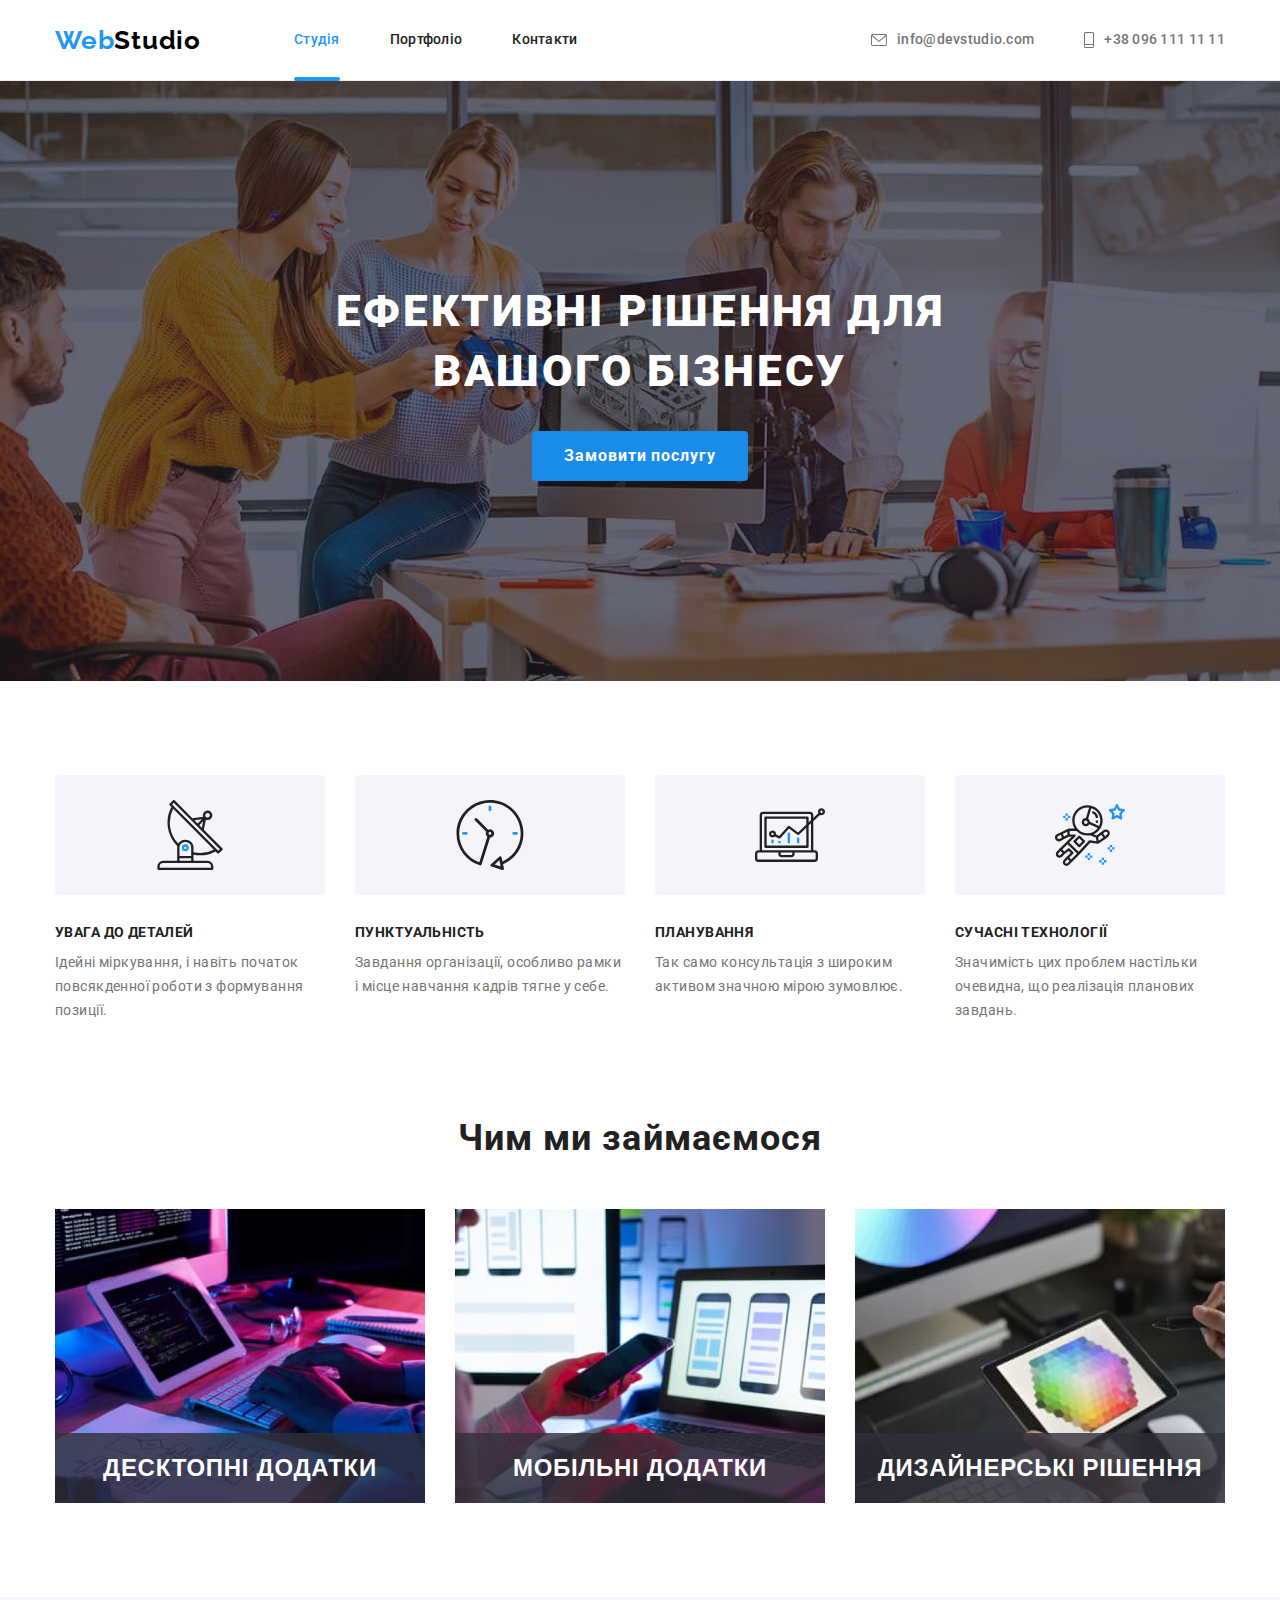
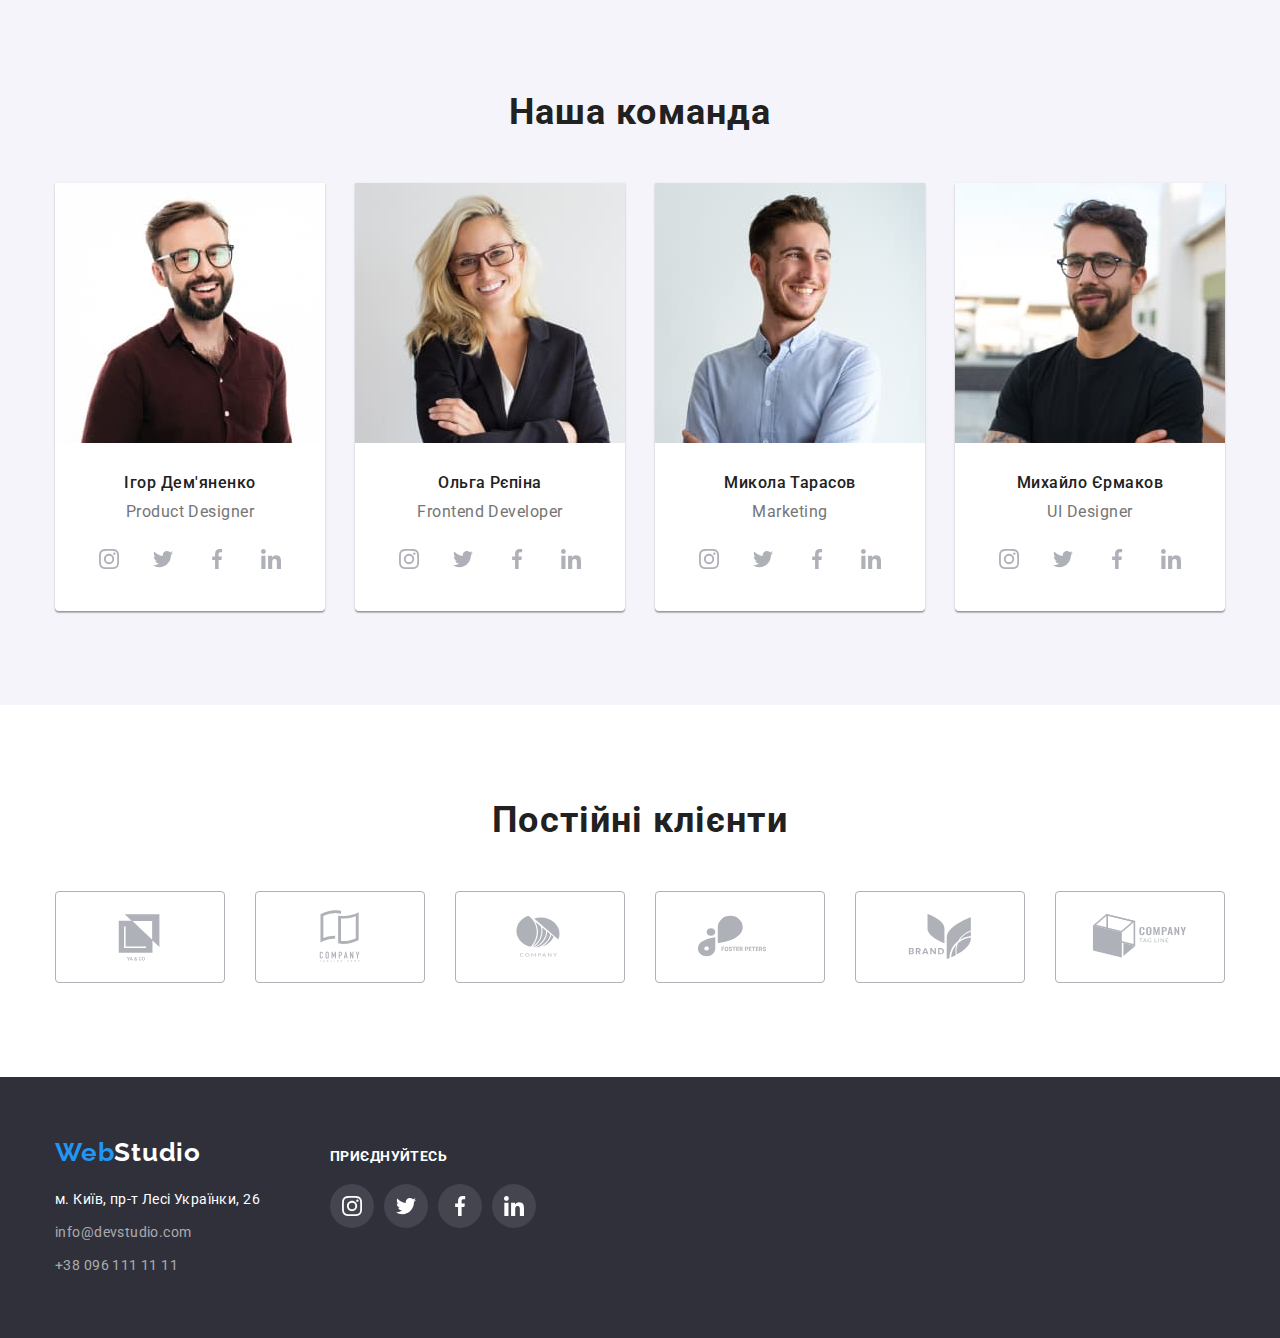
<file: index.html>
<!DOCTYPE html>
<html lang="uk">
  <head>
    <meta charset="UTF-8" />
    <meta http-equiv="X-UA-Compatible" content="IE=edge" />
    <meta name="viewport" content="width=device-width, initial-scale=1.0" />
    <title>WebStudio</title>
    <link
      rel="stylesheet"
      href="https://cdnjs.cloudflare.com/ajax/libs/modern-normalize/1.1.0/modern-normalize.min.css"
    />
    <link rel="stylesheet" href="./css/styles.css" />
    <link rel="preconnect" href="https://fonts.googleapis.com" />
    <link rel="preconnect" href="https://fonts.gstatic.com" crossorigin />
    <link
      href="https://fonts.googleapis.com/css2?family=Raleway:wght@700&family=Roboto:wght@400;500;700;900&display=swap"
      rel="stylesheet"
    />
  </head>
  <body>
    <header class="header">
      <div class="container-header container">
        <nav class="site-nav">
          <a class="logo" href="./index.html">Web<span class="logo-second-part">Studio</span></a>
          <ul class="site-nav-menue list">
            <li class="site-nav-item">
              <a class="nav-link current" href="./index.html">Студія</a>
            </li>
            <li class="site-nav-item">
              <a class="nav-link" href="./portfolio.html">Портфоліо</a>
            </li>
            <li class="site-nav-item">
              <a class="nav-link" href="#">Контакти</a>
            </li>
          </ul>
        </nav>
        <ul class="contact-list list">
          <li class="item">
            <a class="link" href="mailto:info@devstudio.com">
              <svg class="contact-icon" width="16px" height="12px">
                <use href="./images/icons.svg#icon-mail"></use>
              </svg>
              info@devstudio.com
            </a>
          </li>
          <li class="item">
            <a class="link" href="+380961111111">
              <svg class="contact-icon" width="10px" height="16px">
                <use href="./images/icons.svg#icon-telephon"></use>
              </svg>
              +38 096 111 11 11
            </a>
          </li>
        </ul>
      </div>
    </header>
    <main>
      <section class="hero">
        <div class="hero-container container">
          <h1 class="hero-title">Ефективні рішення для вашого бізнесу</h1>
          <button class="hero-button" type="button" data-modal-open>Замовити послугу</button>
        </div>
      </section>
      <section class="feature section">
        <div class="container">
          <h2 class="visually-hidden">Наші переваги</h2>
          <ul class="feature-list list">
            <li class="feature-item">
              <a href="" class="feature-link">
                <svg class="feature-icon" width="70" height="70">
                  <use href="./images/icons.svg#icon-antenna"></use>
                </svg>
              </a>
              <h3 class="feature-title">Увага до деталей</h3>
              <p class="feature-describe">
                Ідейні міркування, і навіть початок повсякденної роботи з формування позиції.
              </p>
            </li>

            <li class="feature-item">
              <a href="" class="feature-link">
                <svg class="feature-icon" width="70" height="70">
                  <use href="./images/icons.svg#icon-clock"></use>
                </svg>
              </a>
              <h3 class="feature-title">Пунктуальність</h3>
              <p class="feature-describe">
                Завдання організації, особливо рамки і місце навчання кадрів тягне у себе.
              </p>
            </li>
            <li class="feature-item">
              <a href="" class="feature-link">
                <svg class="feature-icon" width="70" height="70">
                  <use href="./images/icons.svg#icon-diagram"></use>
                </svg>
              </a>
              <h3 class="feature-title">Планування</h3>
              <p class="feature-describe">
                Так само консультація з широким активом значною мірою зумовлює.
              </p>
            </li>
            <li class="feature-item">
              <a href="" class="feature-link">
                <svg class="feature-icon" width="70" height="70">
                  <use href="./images/icons.svg#icon-astronaut"></use>
                </svg>
              </a>
              <h3 class="feature-title">Сучасні технології</h3>
              <p class="feature-describe">
                Значимість цих проблем настільки очевидна, що реалізація планових завдань.
              </p>
            </li>
          </ul>
        </div>
      </section>
      <section class="section-work section">
        <div class="container">
          <h2 class="section-title">Чим ми займаємося</h2>
          <ul class="work-list list">
            <li class="work-item">
              <div class="work-thumb">
                <img src="./images/comp1.jpg" alt="Людина працює за комп'ютером" width="370" />
                <p class="work-text">Десктопні додатки</p>
              </div>
            </li>
            <li class="work-item">
              <div class="work-thumb">
                <img
                  src="./images/comp2.jpg"
                  alt="Людина працює з мобілкою і ком'ютером одночасно"
                  width="370"
                />
                <p class="work-text">Мобільні додатки</p>
              </div>
            </li>
            <li class="work-item">
              <div class="work-thumb">
                <img
                  src="./images/comp3.jpg"
                  alt="Людина працює з піксельним зображенням"
                  width="370"
                />
                <p class="work-text">Дизайнерські рішення</p>
              </div>
            </li>
          </ul>
        </div>
      </section>
      <section class="section-command section">
        <div class="container">
          <h2 class="section-title">Наша команда</h2>
          <ul class="members-list list">
            <li class="member-item">
              <img
                class="member-img"
                src="./images/igor1.jpg"
                alt="Фото Ігора Дем'яненка"
                width="270"
              />
              <div class="member-info">
                <h3 class="member-title">Ігор Дем'яненко</h3>
                <p class="member-describe" lang="en">Product Designer</p>
                <ul class="members-icons list">
                  <li class="member-icon-item">
                    <a href="" class="member-icon-link">
                      <svg class="member-icon" width="20" height="20">
                        <use href="./images/icons.svg#icon-instagram"></use>
                      </svg>
                    </a>
                  </li>
                  <li class="member-icon-item">
                    <a href="" class="member-icon-link">
                      <svg class="member-icon" width="20" height="20">
                        <use href="./images/icons.svg#icon-twitter"></use>
                      </svg>
                    </a>
                  </li>
                  <li class="member-icon-item">
                    <a href="" class="member-icon-link">
                      <svg class="member-icon" width="20" height="20">
                        <use href="./images/icons.svg#icon-facebook"></use>
                      </svg>
                    </a>
                  </li>
                  <li class="member-icon-item">
                    <a href="" class="member-icon-link">
                      <svg class="member-icon" width="20" height="20">
                        <use href="./images/icons.svg#icon-linkedin"></use>
                      </svg>
                    </a>
                  </li>
                </ul>
              </div>
            </li>
            <li class="member-item">
              <img class="member-img" src="./images/olga2.jpg" alt="Ольга Рєпіна" width="270" />
              <div class="member-info">
                <h3 class="member-title">Ольга Рєпіна</h3>
                <p class="member-describe" lang="en">Frontend Developer</p>
                <ul class="members-icons list">
                  <li class="member-icon-item">
                    <a href="" class="member-icon-link">
                      <svg class="member-icon" width="20" height="20">
                        <use href="./images/icons.svg#icon-instagram"></use>
                      </svg>
                    </a>
                  </li>
                  <li class="member-icon-item">
                    <a href="" class="member-icon-link">
                      <svg class="member-icon" width="20" height="20">
                        <use href="./images/icons.svg#icon-twitter"></use>
                      </svg>
                    </a>
                  </li>
                  <li class="member-icon-item">
                    <a href="" class="member-icon-link">
                      <svg class="member-icon" width="20" height="20">
                        <use href="./images/icons.svg#icon-facebook"></use>
                      </svg>
                    </a>
                  </li>
                  <li class="member-icon-item">
                    <a href="" class="member-icon-link">
                      <svg class="member-icon" width="20" height="20">
                        <use href="./images/icons.svg#icon-linkedin"></use>
                      </svg>
                    </a>
                  </li>
                </ul>
              </div>
            </li>
            <li class="member-item">
              <img
                class="member-img"
                src="./images/mukola3.jpg"
                alt="Фото Миколи Тарасова"
                width="270"
              />
              <div class="member-info">
                <h3 class="member-title">Микола Тарасов</h3>
                <p class="member-describe" lang="en">Marketing</p>
                <ul class="members-icons list">
                  <li class="member-icon-item">
                    <a href="" class="member-icon-link">
                      <svg class="member-icon" width="20" height="20">
                        <use href="./images/icons.svg#icon-instagram"></use>
                      </svg>
                    </a>
                  </li>
                  <li class="member-icon-item">
                    <a href="" class="member-icon-link">
                      <svg class="member-icon" width="20" height="20">
                        <use href="./images/icons.svg#icon-twitter"></use>
                      </svg>
                    </a>
                  </li>
                  <li class="member-icon-item">
                    <a href="" class="member-icon-link">
                      <svg class="member-icon" width="20" height="20">
                        <use href="./images/icons.svg#icon-facebook"></use>
                      </svg>
                    </a>
                  </li>
                  <li class="member-icon-item">
                    <a href="" class="member-icon-link">
                      <svg class="member-icon-icon" width="20" height="20">
                        <use href="./images/icons.svg#icon-linkedin"></use>
                      </svg>
                    </a>
                  </li>
                </ul>
              </div>
            </li>
            <li class="member-item">
              <img
                class="member-img"
                src="./images/muhaylo4.jpg"
                alt="Фото Михайла Єрмака"
                width="270"
              />
              <div class="member-info">
                <h3 class="member-title">Михайло Єрмаков</h3>
                <p class="member-describe" lang="en">UI Designer</p>
                <ul class="members-icons list">
                  <li class="member-icon-item">
                    <a href="" class="member-icon-link">
                      <svg class="member-icon" width="20" height="20">
                        <use href="./images/icons.svg#icon-instagram"></use>
                      </svg>
                    </a>
                  </li>
                  <li class="member-icon-item">
                    <a href="" class="member-icon-link">
                      <svg class="member-icon" width="20" height="20">
                        <use href="./images/icons.svg#icon-twitter"></use>
                      </svg>
                    </a>
                  </li>
                  <li class="member-icon-item">
                    <a href="" class="member-icon-link">
                      <svg class="member-icon" width="20" height="20">
                        <use href="./images/icons.svg#icon-facebook"></use>
                      </svg>
                    </a>
                  </li>
                  <li class="member-icon-item">
                    <a href="" class="member-icon-link">
                      <svg class="member-icon" width="20" height="20">
                        <use href="./images/icons.svg#icon-linkedin"></use>
                      </svg>
                    </a>
                  </li>
                </ul>
              </div>
            </li>
          </ul>
        </div>
      </section>
      <section class="section-clients section">
        <div class="container">
          <h2 class="section-title">Постійні клієнти</h2>
          <ul class="clients-list list">
            <li class="clients-item">
              <a href="" class="clients-link">
                <svg class="clients-icon" width="106" height="60">
                  <use href="./images/icons.svg#icon-yaco"></use>
                </svg>
              </a>
            </li>
            <li class="clients-item">
              <a href="" class="clients-link">
                <svg class="clients-icon" width="106" height="60">
                  <use href="./images/icons.svg#icon-heretagline"></use>
                </svg>
              </a>
            </li>
            <li class="clients-item">
              <a href="" class="clients-link">
                <svg class="clients-icon" width="106" height="60">
                  <use href="./images/icons.svg#icon-company"></use>
                </svg>
              </a>
            </li>
            <li class="clients-item">
              <a href="" class="clients-link">
                <svg class="clients-icon" width="106" height="60">
                  <use href="./images/icons.svg#icon-foster"></use>
                </svg>
              </a>
            </li>
            <li class="clients-item">
              <a href="" class="clients-link">
                <svg class="clients-icon" width="106" height="60">
                  <use href="./images/icons.svg#icon-brend"></use>
                </svg>
              </a>
            </li>
            <li class="clients-item">
              <a href="" class="clients-link">
                <svg class="clients-icon" width="106" height="60">
                  <use href="./images/icons.svg#icon-tagline"></use>
                </svg>
              </a>
            </li>
          </ul>
        </div>
      </section>
    </main>
    <footer class="footer">
      <div class="footer-box container">
        <div class="footer-box-left">
          <a class="footer-logo" href="./index.html"
            >Web<span class="footer-logo-second-part">Studio</span></a
          >
          <address>
            <ul class="address-list list">
              <li class="item">
                <a class="link" href="https://goo.gl/maps/BLsoYbR85hRVmDrb9"
                  >м. Київ, пр-т Лесі Українки, 26</a
                >
              </li>
              <li class="item">
                <a class="contact-link link" href="mailto:info@devstudio.com">info@devstudio.com</a>
              </li>
              <li class="item">
                <a class="contact-link link" href="+380961111111">+38 096 111 11 11</a>
              </li>
            </ul>
          </address>
        </div>
        <div class="footer-social-block">
          <p class="social-block-title">Приєднуйтесь</p>
          <ul class="social-icons list">
            <li class="social-icon-item">
              <a href="#" class="social-icon-link">
                <svg class="social-icon" width="20" height="20">
                  <use href="./images/icons.svg#icon-instagram"></use>
                </svg>
              </a>
            </li>
            <li class="social-icon-item">
              <a href="#" class="social-icon-link">
                <svg class="social-icon" width="20" height="20">
                  <use href="./images/icons.svg#icon-twitter"></use>
                </svg>
              </a>
            </li>
            <li class="social-icon-item">
              <a href="#" class="social-icon-link">
                <svg class="social-icon" width="20" height="20">
                  <use href="./images/icons.svg#icon-facebook"></use>
                </svg>
              </a>
            </li>
            <li class="social-icon-item">
              <a href="#" class="social-icon-link">
                <svg class="social-icon" width="20" height="20">
                  <use href="./images/icons.svg#icon-linkedin"></use>
                </svg>
              </a>
            </li>
          </ul>
        </div>
      </div>
    </footer>
    <div class="backdrop is-hidden" data-modal>
      <div class="modal">
        <!-- <h2>Open</h2>
        <p>Open window></p> -->
        <button class="modal-close-button" type="button" data-modal-close>
          <svg class="close-icon" width="18" height="18">
            <use href="./images/icons.svg#icon-close"></use>
          </svg>
        </button>
      </div>
    </div>
    <script src="./js/modal.js"></script>
  </body>
</html>
</file>
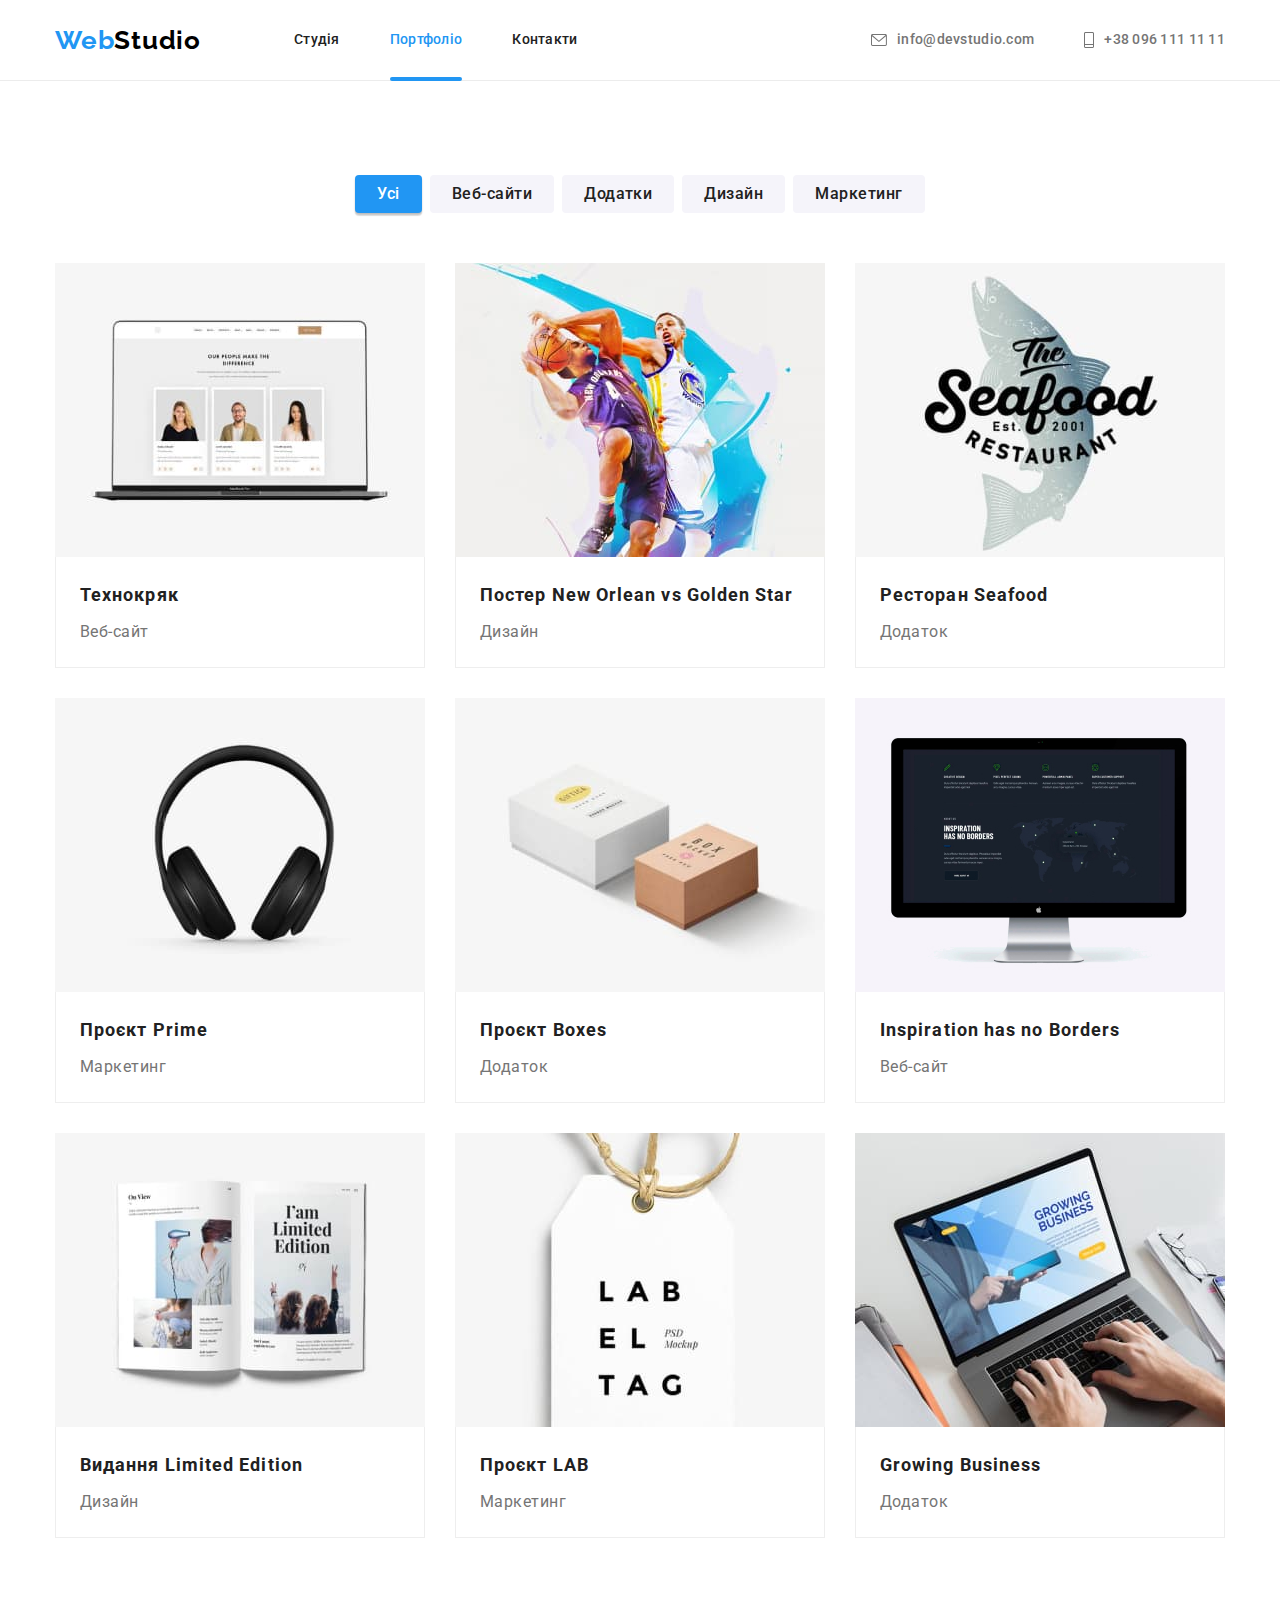
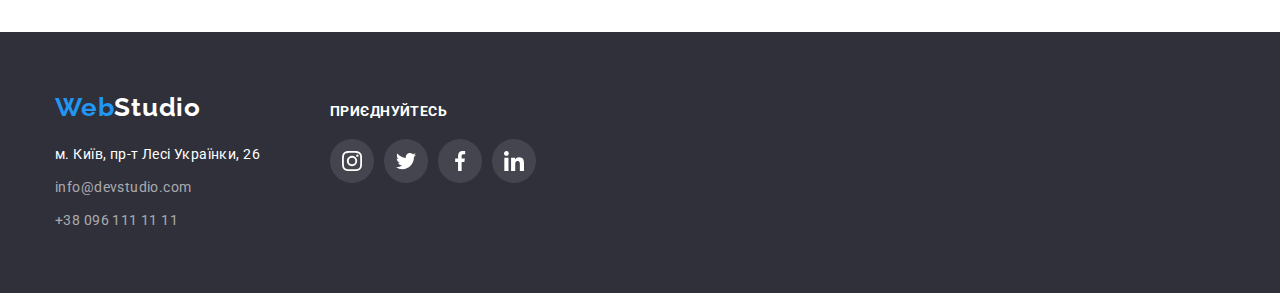
<file: portfolio.html>
<!DOCTYPE html>
<html lang="en">
  <head>
    <meta charset="UTF-8" />
    <meta http-equiv="X-UA-Compatible" content="IE=edge" />
    <meta name="viewport" content="width=device-width, initial-scale=1.0" />
    <title>Portfolio</title>
    <link
      rel="stylesheet"
      href="https://cdnjs.cloudflare.com/ajax/libs/modern-normalize/1.1.0/modern-normalize.min.css"
    />
    <link rel="stylesheet" href="./css/styles.css" />
    <link rel="preconnect" href="https://fonts.googleapis.com" />
    <link rel="preconnect" href="https://fonts.gstatic.com" crossorigin />
    <link
      href="https://fonts.googleapis.com/css2?family=Raleway:wght@700&family=Roboto:wght@400;500;700;900&display=swap"
      rel="stylesheet"
    />
  </head>
  <body>
    <header class="header">
      <div class="container-header container">
        <nav class="site-nav">
          <a class="logo" href="./index.html">Web<span class="logo-second-part">Studio</span></a>
          <ul class="site-nav-menue list">
            <li class="site-nav-item">
              <a class="nav-link" href="./index.html">Студія</a>
            </li>
            <li class="site-nav-item">
              <a class="nav-link current" href="./portfolio.html">Портфоліо</a>
            </li>
            <li class="site-nav-item">
              <a class="nav-link" href="#">Контакти</a>
            </li>
          </ul>
        </nav>
        <ul class="contact-list list">
          <li class="item">
            <a class="link" href="mailto:info@devstudio.com">
              <svg class="contact-icon" width="16px" height="12px">
                <use href="./images/icons.svg#icon-mail"></use>
              </svg>
              info@devstudio.com
            </a>
          </li>
          <li class="item">
            <a class="link" href="+380961111111">
              <svg class="contact-icon" width="10px" height="16px">
                <use href="./images/icons.svg#icon-telephon"></use>
              </svg>
              +38 096 111 11 11
            </a>
          </li>
        </ul>
      </div>
    </header>
    <main>
      <section class="section">
        <div class="container">
          <h1 class="visually-hidden">Фільтри послуг</h1>
          <ul class="portfolio-button-list list">
            <li class="portfolio-but-item">
              <button class="portfolio-button current" type="button">Усі</button>
            </li>
            <li class="portfolio-but-item">
              <button class="portfolio-button" type="button">Веб-сайти</button>
            </li>
            <li class="portfolio-but-item">
              <button class="portfolio-button" type="button">Додатки</button>
            </li>
            <li class="portfolio-but-item">
              <button class="portfolio-button" type="button">Дизайн</button>
            </li>
            <li class="portfolio-but-item">
              <button class="portfolio-button" type="button">Маркетинг</button>
            </li>
          </ul>

          <ul class="portfolio-list list">
            <li class="portfolio-item">
              <a href="" class="portfolio-link">
                <div class="portfolio-thumb">
                  <img src="./images/threepeople.jpg" alt="Фото трьох членів команди" width="370" />
                  <p class="portfolio-overlay">
                    Ресурс пропонує комплексні пропозиції з різним рівнем функціоналу та сервісів.
                    Все це дозволить відвідувачу отримати вичерпні відомості про компанію чи
                    приватну особу.
                  </p>
                </div>
                <div class="portfolio-info">
                  <h2 class="portfolio-title">Технокряк</h2>
                  <p class="portfolio-description">Веб-сайт</p>
                </div>
              </a>
            </li>
            <li class="portfolio-item">
              <a href="" class="portfolio-link">
                <div class="portfolio-thumb">
                <img src="./images/basketball.jpg" alt="Двоє баскетболистів" width="370" />
                 <p class="portfolio-overlay">
                    Ресурс пропонує комплексні пропозиції з різним рівнем функціоналу та сервісів.
                    Все це дозволить відвідувачу отримати вичерпні відомості про компанію чи
                    приватну особу.
                  </p>
                </div>
                <div class="portfolio-info">
                  <h2 class="portfolio-title">Постер New Orlean vs Golden Star</h2>
                  <p class="portfolio-description">Дизайн</p>
                </div>
              </a>
            </li>
            <li class="portfolio-item">
              <a href="" class="portfolio-link">
                <div class="portfolio-thumb">
                <img
                  src="./images/seafood.jpg"
                  alt="Картинка з логотипом морська їжа"
                  width="370"
                />
                <p class="portfolio-overlay">
                    Ресурс пропонує комплексні пропозиції з різним рівнем функціоналу та сервісів.
                    Все це дозволить відвідувачу отримати вичерпні відомості про компанію чи
                    приватну особу.
                  </p>
                </div>
                <div class="portfolio-info">
                  <h2 class="portfolio-title">Ресторан Seafood</h2>
                  <p class="portfolio-description">Додаток</p>
                </div>
              </a>
            </li>
            <li class="portfolio-item">
              <a href="" class="portfolio-link">
                <div class="portfolio-thumb">
                <img src="./images/headphone.jpg" alt="Навушники" width="370" />
                <p class="portfolio-overlay">
                    Ресурс пропонує комплексні пропозиції з різним рівнем функціоналу та сервісів.
                    Все це дозволить відвідувачу отримати вичерпні відомості про компанію чи
                    приватну особу.
                  </p>
                </div>
                <div class="portfolio-info">
                  <h2 class="portfolio-title">Проєкт Prime</h2>
                  <p class="portfolio-description">Маркетинг</p>
                </div>
              </a>
            </li>
            <li class="portfolio-item">
              <a href="" class="portfolio-link">
                <div class="portfolio-thumb">
                <img src="./images/boxes.jpg" alt="Дві коробки" width="370" />
                <p class="portfolio-overlay">
                    Ресурс пропонує комплексні пропозиції з різним рівнем функціоналу та сервісів.
                    Все це дозволить відвідувачу отримати вичерпні відомості про компанію чи
                    приватну особу.
                  </p>
                </div>
                <div class="portfolio-info">
                  <h2 class="portfolio-title">Проєкт Boxes</h2>
                  <p class="portfolio-description">Додаток</p>
                </div>
              </a>
            </li>
            <li class="portfolio-item">
              <a href="" class="portfolio-link">
                <div class="portfolio-thumb">
                <img src="./images/monitor.jpg" alt="Монітор" width="370" />
                <p class="portfolio-overlay">
                    Ресурс пропонує комплексні пропозиції з різним рівнем функціоналу та сервісів.
                    Все це дозволить відвідувачу отримати вичерпні відомості про компанію чи
                    приватну особу.
                  </p>
                </div>
                <div class="portfolio-info">
                  <h2 class="portfolio-title">Inspiration has no Borders</h2>
                  <p class="portfolio-description">Веб-сайт</p>
                </div>
              </a>
            </li>
            <li class="portfolio-item">
              <a href="" class="portfolio-link">
                <div class="portfolio-thumb">
                <img src="./images/book.jpg" alt="Розгорнута книга" width="370" />
                <p class="portfolio-overlay">
                    Ресурс пропонує комплексні пропозиції з різним рівнем функціоналу та сервісів.
                    Все це дозволить відвідувачу отримати вичерпні відомості про компанію чи
                    приватну особу.
                  </p>
                </div>
                <div class="portfolio-info">
                  <h2 class="portfolio-title">Видання Limited Edition</h2>
                  <p class="portfolio-description">Дизайн</p>
                </div>
              </a>
            </li>
            <li class="portfolio-item">
              <a href="" class="portfolio-link">
                <div class="portfolio-thumb">
                <img src="./images/lab.jpg" alt="Ярлик" width="370" />
                <p class="portfolio-overlay">
                    Ресурс пропонує комплексні пропозиції з різним рівнем функціоналу та сервісів.
                    Все це дозволить відвідувачу отримати вичерпні відомості про компанію чи
                    приватну особу.
                  </p>
                </div>
                <div class="portfolio-info">
                  <h2 class="portfolio-title">Проєкт LAB</h2>
                  <p class="portfolio-description">Маркетинг</p>
                </div>
              </a>
            </li>
            <li class="portfolio-item">
              <a href="" class="portfolio-link">
                <div class="portfolio-thumb">
                <img src="./images/laptop.jpg" alt="Ноутбук" width="370" />
                <p class="portfolio-overlay">
                    Ресурс пропонує комплексні пропозиції з різним рівнем функціоналу та сервісів.
                    Все це дозволить відвідувачу отримати вичерпні відомості про компанію чи
                    приватну особу.
                  </p>
                </div>
                <div class="portfolio-info">
                  <h2 class="portfolio-title">Growing Business</h2>
                  <p class="portfolio-description">Додаток</p>
                </div>
              </a>
            </li>
          </ul>
        </div>
      </section>
    </main>
    <footer class="footer">
      <div class="footer-box container">
        <div class="footer-box-left">
          <a class="footer-logo" href="./index.html"
            >Web<span class="footer-logo-second-part">Studio</span></a
          >
          <address>
            <ul class="address-list list">
              <li class="item">
                <a class="link" href="https://goo.gl/maps/BLsoYbR85hRVmDrb9"
                  >м. Київ, пр-т Лесі Українки, 26</a
                >
              </li>
              <li class="item">
                <a class="contact-link link" href="mailto:info@devstudio.com">info@devstudio.com</a>
              </li>
              <li class="item">
                <a class="contact-link link" href="+380961111111">+38 096 111 11 11</a>
              </li>
            </ul>
          </address>
        </div>
        <div class="footer-social-block">
          <p class="social-block-title">Приєднуйтесь</p>
          <ul class="social-icons list">
            <li class="social-icon-item">
              <a href="#" class="social-icon-link">
                <svg class="social-icon" width="20" height="20">
                  <use href="./images/icons.svg#icon-instagram"></use>
                </svg>
              </a>
            </li>
            <li class="social-icon-item">
              <a href="#" class="social-icon-link">
                <svg class="social-icon" width="20" height="20">
                  <use href="./images/icons.svg#icon-twitter"></use>
                </svg>
              </a>
            </li>
            <li class="social-icon-item">
              <a href="#" class="social-icon-link">
                <svg class="social-icon" width="20" height="20">
                  <use href="./images/icons.svg#icon-facebook"></use>
                </svg>
              </a>
            </li>
            <li class="social-icon-item">
              <a href="#" class="social-icon-link">
                <svg class="social-icon" width="20" height="20">
                  <use href="./images/icons.svg#icon-linkedin"></use>
                </svg>
              </a>
            </li>
          </ul>
        </div>
      </div>
    </footer>
  </body>
</html>
</file>
<file: css/styles.css>
:root {
    --primary-text-color:#757575;
    --title-text-color:#212121;
    --accent-color: #2196f3;
    --button-color:#188ce8;
    --logo-second-part-color:#000000;
    --title-white-color:#ffffff;
    --dark-background-color:#2f303a;
    --ligt-background-color:#f5f4fa;
    --customers-background-color:#f5f5f5;
    --icons-background: #afb1b8;

}


body {
    font-family: 'Roboto', sans-serif;
    font-size: 14px;
    background-color: var(--title-white-color);
    color: var(--primary-text-color)
}

p,
h1,
h2,
h3,
h4,
h5,
h6 {
    margin: 0;
}

ul,
ol {
    margin: 0;
    padding-left: 0;
}

button {
    cursor: pointer;
}

address {
    font-style: normal;
}

img {
    display: block;
    max-width: 100%;
    height: auto;
}

.list {
    list-style: none;
}

 /*------- Загальна ширина контейнера------- */


.container {
    width: 1200px;
    margin-left: auto;
    margin-right: auto;
    padding-left: 15px;
    padding-right: 15px;
}

.section {
    padding: 94px 0px;
}

/*------- Сховати текст------- */

.visually-hidden {
    position: absolute;
    white-space: nowrap;
    width: 1px;
    height: 1px;
    overflow: hidden;
    border: 0;
    padding: 0;
    clip: rect(0 0 0 0);
    clip-path: inset(50%);
    margin: -1px;
}
 
.header {
    /* padding: 24px 0%; */
    border-bottom: 1px solid #ececec;
}

/* ------- Логотип----- */

.logo {
    margin-right: 93px;

    font-family: 'Raleway', sans-serif;
    font-weight: 700;
    font-size: 26px;
    line-height: 1.19;
    letter-spacing: 0.03em;
    color: var(--accent-color);
    text-decoration: none;
}

.logo-second-part {
    color: var(--logo-second-part-color);
}


.container-header{
    display: flex;
    align-items: center;
}


 /* Caйт навігатор */

.site-nav{
    display: flex;
    align-items: center;
}

.site-nav-menue{
    display: flex;
    align-items: center;
}


.site-nav-item{
    /* position: relative; */

    margin-right: 50px;
}

.site-nav-menue .site-navigation-item:last-child {
    margin-right: 0;
}


.site-nav .link{ 
    display: block;
    padding-top: 32px;
    padding-bottom: 32px;
}

/*  ------Меню -----*/

.nav-link {
    position: relative;

    display: block;
    padding-top: 32px;
    padding-bottom: 32px;

    font-weight: 500;
    line-height: 1.14;
    letter-spacing: 0.02em;
    color: var(--title-text-color);
    text-decoration: none;
    transition: color 250ms cubic-bezier(0.4, 0, 0.2, 1);
}

.nav-link:hover,
.nav-link:focus,
.nav-link.current {
    color: var(--accent-color);
}


.nav-link.current::after {
    position: absolute; 
    display: block; 
    width: 100%;
    height: 4px;
    left: 0;
    bottom: -1px;
    background: currentColor;
    content: "";
    border-radius: 2px; 
}


/*----------Контакти у шапці ----------*/

.contact-list {
    display: flex;
    align-items: center;
    margin-left: auto;
}

.contact-list .item:not(:last-child) {
    margin-right: 50px;
}

.contact-list .link {
    display: flex;
    align-items: center;
    padding-top: 32px;
    padding-bottom: 32px;

    font-weight: 500;
    line-height: 1.14;
    letter-spacing: 0.02em;
    color: var(--primary-text-color);
    text-decoration: none;
    transition: color 250ms cubic-bezier(0.4, 0, 0.2, 1);

}

.contact-list .link:hover,
.contact-list .link:focus {
    color: var(--accent-color);
}

.contact-icon {
    margin-right: 10px;

    fill: currentColor;
}

/*------- Герой -----------------*/

.hero {
    max-width: 1600px;
    height: 600px;
    padding-top: 200px;
    padding-bottom: 200px;
    margin: 0 auto;

    background-image: linear-gradient(rgba(47, 48, 58, 0.4), rgba(47, 48, 58, 0.4)), url(../images/hero-bg.jpg);
    background-repeat: no-repeat;
    background-position: center top;
    background-size: cover;
}

.hero-container {
    text-align: center;
}

.hero-title{
    width: 696px;
    margin-left: auto;
    margin-right: auto;
    margin-bottom: 30px;

    color: var(--title-white-color);
    font-family: 'Roboto';
    font-style: normal;
    font-weight: 900;
    font-size: 44px;
    line-height: 60px;    
    text-align: center;
    letter-spacing: 0.06em;
    text-transform: uppercase;
}

 .hero-button {
    padding: 10px 32px;
    font-family: inherit;
    font-weight: 700;
    font-size: 16px;
    line-height: 1.88;
    text-align: center; 
    letter-spacing: 0.06em;
    color: var(--title-white-color);
    background-color: var(--button-color);
    border-radius: 4px;
    border: none;
    transition: color 250ms cubic-bezier(0.4, 0, 0.2, 1), background-color 250ms cubic-bezier(0.4, 0, 0.2, 1);
}

 .hero-button:hover,
 .hero-button:focus {
    background-color: var(--accent-color);
 }

 .section-title {
    margin-bottom: 50px;
    font-weight: 700;
    font-size: 36px;
    line-height: 1.17;
    text-align: center;
    letter-spacing: 0.03em;
    color: var(--title-text-color);
 }


 /*--------------Modal----------- */

 .backdrop {
    position: fixed;
    top: 0;
    left: 0;
    width: 100%;
    height: 100%; 
    z-index: 1;
    opacity: 1;
    visibility: visible; 
    background-color: rgba(0, 0, 0, 0.2); 
    transition: opacity 250ms cubic-bezier(0.4, 0, 0.2, 1);
 }

.backdrop.is-hidden {
    opacity: 0;
    pointer-events: none;
}
 
.modal {
    position: absolute;
    display: flex;
    justify-content: end;
    top: 50%;
    left: 50%;
    transform: translate(-50%, -50%);
    width: 528px;
    height: 581px;
    background-color: var(--title-white-color);
    box-shadow: 0px 1px 3px rgba(0, 0, 0, 0.12), 0px 1px 1px rgba(0, 0, 0, 0.14), 0px 2px 1px rgba(0, 0, 0, 0.2); 

    border-radius: 4px;
    transition: transform 250ms cubic-bezier(0.4, 0, 0.2, 1);
}

.modal-close-button {
    display: flex;
    align-items: center;
    justify-content: center;
    margin-top: 8px;
    margin-right: 8px;
    width: 30px;
    height: 30px;
    color: var(--logo-second-part-color);
    background-color: var(--title-white-color);
    border-radius: 50%;
    border: 1px solid rgba(0, 0, 0, 0.1);
    /* box-shadow: 0px 1px 3px rgba(0, 0, 0, 0.12), 0px 1px 1px rgba(0, 0, 0, 0.14), 0px 2px 1px rgba(0, 0, 0, 0.2); */
    /* transition: color 250ms cubic-bezier(0.4, 0, 0.2, 1), background-color 250ms cubic-bezier(0.4, 0, 0.2, 1);  */
}

/* 
.close-icon {
    margin: 9px;
    padding: 9px;
} */


/*------- Особливості -------*/


.feature {
    padding-bottom: 0;
}

.feature-list {
    display: flex;
}

.feature-item {
    width: 270px;
}

.feature-item:not(:last-child) {
    margin-right: 30px;
}

.feature-link {
    margin-bottom: 30px;
    width: 100%;
    height: 120px;
    display: flex;
    align-items: center;
    justify-content: center;
    background:  #f5f4fa;
    border-radius: 4px;

}


.feature-title {
    margin-bottom: 10px;

    font-size: 14px;
    line-height: 1.14;
    letter-spacing: 0.03em;
    text-transform: uppercase;
    color: var(--title-text-color);
 }

 .feature-describe {
    line-height: 1.71;
    letter-spacing: 0.03em;
    text-transform: none;
 }

 /* ------Чим ми займаємося------ */

 .work-list {
    display: flex;
 }
 
 .work-item {
    width: 370px;

 }

 .work-item:not(:last-child) {
    margin-right: 30px;
 }

 .work-thumb {
     position: relative;
   
    background: rgba(47, 48, 58, 0.8);
    overflow: hidden;
 }

 .work-thumb > .work-text {
     position: absolute;
     bottom: 0;
     left: 0;
     display: flex;
     align-items: center;
     justify-content: center;
     margin: 0;
     width: 100%;
     height: 70px;
     border-bottom-left-radius: 4px;

     font-family: sans-serif;
     font-size: 24px;
     color: var(--title-white-color);
     background-color: rgba(47, 48, 58, 0.8);

 }


 .work-text {
    font-style: normal;
    font-weight: 700;
    font-size: 14px;
    line-height: 1.17;
    text-align: center;
    letter-spacing: 0.03em;
    text-transform: uppercase;

    color: var(--title-white-color);

 }
 /*------- Наша команда------ */

 .section-command {
    background-color: var(--ligt-background-color);
 }

 .members-list {
    display: flex;
 }

.member-item {
    width: 270px;
    background-color: var(--title-white-color);
    box-shadow: 0px 1px 3px rgba(0, 0, 0, 0.12), 0px 1px 1px rgba(0, 0, 0, 0.14), 0px 2px 1px rgba(0, 0, 0, 0.2);
    border-radius: 0px 0px 4px 4px;
}

.member-item:not(:last-child) {
    margin-right: 30px;
}

.member-info{
    padding-top: 30px;
    padding-bottom: 30px;

}

.member-title {
    margin-bottom: 10px;
    font-weight: 500;
    font-size: 16px;
    line-height: 1.19;
    text-align: center;
    letter-spacing: 0.03em;
    color: var(--title-text-color);
}

.member-describe {
    margin-bottom: 16px ;
    font-size: 16px;
    line-height: 1.19;
    text-align: center;
    letter-spacing: 0.03em;
}


.members-icons {
    display: flex;
    justify-content: center;
}

.member-icon-item {
    width: 44px;
    height: 44px;
}

.member-icon-item:not(:last-child) {
    margin-right: 10px;
}

.member-icon-link {
    display: flex;
    justify-content: center;
    align-items: center;

    width: 100%;
    height: 100%;

    fill: var(--icons-background);
    border-radius: 50%;
    transition: fill 250ms cubic-bezier(0.4, 0, 0.2, 1), background-color 250ms cubic-bezier(0.4, 0, 0.2, 1);

}

.member-icon-link:hover,
.member-icon-link:focus {
    background-color: var(--accent-color);
    fill: var(--title-white-color);
}


/* ---------------Постійні клієнти----------- */


.clients-list { 
    display: flex;
    justify-content: center;
    align-items: center;
    gap: 30px;
} 

.clients-item {
    width: calc(100%-60px/6);
    
}

.clients-link {
    width: 170px;
    height: 92px;
    display: flex;
    justify-content: center;
    align-items: center;
        
    border: 1px solid #afb1b8; 
    border-radius: 4px;
    color: var(--icons-background);
    transition: color 250ms cubic-bezier(0.4, 0, 0.2, 1), border-radius 250ms cubic-bezier(0.4, 0, 0.2, 1);
} 

.clients-link:hover,
.clients-link:focus{
    border-color: var(--accent-color);
    color: var(--accent-color);
}

.clients-icon {
     fill:currentColor;

}


/* ---------Портфолио-------- */

.portfolio-button-list {
    display: flex;
    justify-content: center;
    margin-bottom: 50px;
}

.portfolio-but-item:not(:last-child) {
    margin-right: 8px;
}

.portfolio-button {
    padding-top: 6px;
    padding-bottom: 6px;
    padding-left: 22px;
    padding-right: 22px;
    font-family: inherit;
    font-weight: 500;
    font-size: 16px;
    line-height: 1.63;
    text-align: center;
    letter-spacing: 0.03em;
    color: var(--title-text-color);
    background-color: var(--ligt-background-color);
    border-radius: 4px;
    border: none;
    cursor: pointer;
    transition: color 250ms cubic-bezier(0.4, 0, 0.2, 1), background 250ms cubic-bezier(0.4, 0, 0.2, 1);
}

.portfolio-button:hover,
.portfolio-button:focus,
.portfolio-button.current {
    color: var(--title-white-color);
    background-color: var(--accent-color);
    box-shadow: 0px 3px 1px rgba(0, 0, 0, 0.1), 0px 1px 2px rgba(0, 0, 0, 0.08), 0px 2px 2px rgba(0, 0, 0, 0.12);
    }
    
.portfolio-list {
    display: flex;
    flex-wrap: wrap;
    gap: 30px;
}

.portfolio-item {
    width: 370px;
}

.portfolio-item:hover {
    box-shadow: 0px 1px 1px rgba(0, 0, 0, 0.12), 0px 4px 4px rgba(0, 0, 0, 0.06), 1px 4px 6px rgba(0, 0, 0, 0.16);
} 

.portfolio-link {
    display: block;

    text-decoration: none;
    box-shadow: none;
    transition: box-shadow 250ms cubic-bezier(0.4, 0, 0.2, 1);
}

.portfolio-link:hover,
.portfolio-link:focus {
    box-shadow: 0px 1px 1px
    rgba(0, 0, 0, 0.12), 0px 4px 4px rgba(0, 0, 0, 0.06),
     1px 4px 6px rgba(0, 0, 0, 0.16);

}

.portfolio-info {
    padding-top: 20px;
    padding-bottom: 20px;
    padding-left: 24px;
    padding-right: 24px;

    border-left: 1px solid #eeeeee;
    border-right: 1px solid #eeeeee;
    border-bottom: 1px solid #eeeeee;
}

.portfolio-title {
    margin-bottom: 4px;

    font-size: 18px;
    line-height: 2;
    letter-spacing: 0.06em;
    color: var(--title-text-color);
}

.portfolio-description {
   
    font-size: 16px;
    line-height: 1.88;
    letter-spacing: 0.03em;
    color: var(--primary-text-color); 
    

}

.portfolio-thumb {
    position: relative;
    overflow: hidden;
}

.portfolio-overlay {
    padding: 63px 24px;
    position: absolute;

    width: 100%;
    height: 100%;
    color: var(--title-white-color);
    font-size: 18px;
    line-height: 1.56;
    letter-spacing: 0.03em;
    
    background-color: rgba(33, 150, 243, 0.9);
    transition: transform 250ms cubic-bezier(0.4, 0, 0.2, 1);
    transform: translateY(0); /* ??? */
}

.portfolio-link:hover .portfolio-overlay,
.portfolio-link:focus .portfolio-overlay {
    transform: translateY(-100%);
}


/* ------Footer------- */

.footer {
    padding-top: 60px;
    padding-bottom: 60px;

    background-color: var(--dark-background-color);
}
 /* ----Комент--- */
/* .footer-box {
    display: flex;
    justify-content: flex-start;
} */


.footer-box {
    display: flex;
    align-items: baseline;
}


.footer-box-left{

margin-right:70px;
}


.footer-logo {
    display: block;
    margin-bottom: 20px;
    
    font-family: 'Raleway';
    font-weight: 700;
    font-size: 26px;
    line-height: 1.19;
    letter-spacing: 0.03em;
    color: var(--accent-color);
    text-decoration: none;
}


.footer-logo-second-part {
    color: var(--title-white-color);
}

.address-list .item:not(:last-child) {
    margin-bottom: 9px;
}

.address-list .link {
    font-style: normal;
    line-height: 1.71;
    letter-spacing: 0.03em;
    color: var(--title-white-color);
    text-decoration: none;
    transition: color 250ms cubic-bezier(0.4, 0, 0.2, 1);
}

.address-list .link:hover,
.address-list .link:focus {
    color: var(--accent-color);
}

.address-list .contact-link {
    color: rgba(255, 255, 255, 0.6);
}


.social-block-title {
    margin-bottom: 20px;

    font-weight: 700; 
    line-height: 1,14;
    letter-spacing: 0.03em;
    text-transform: uppercase;
    color: var(--title-white-color);
}

.social-icons {
    display: flex;
}

.social-icon-item {
    width: 44px;
    height: 44px;
}

.social-icon-item:not(:last-child) {
    margin-right: 10px;
}

.social-icon-link {
    display: flex;
    justify-content: center;
    align-items: center;

    width: 100%;
    height: 100%;

    background-color: rgba(255, 255, 255, 0.1);
    color:  var(--title-white-color);
    border-radius: 50%;
    transition: background-color 250ms cubic-bezier(0.4, 0, 0.2, 1);
}

.social-icon-link:hover,
.social-icon-link:focus {
    background-color: var(--accent-color);
    /* fill: var(--title-white-color);   */
}

.social-icon {
    
    fill: currentColor;  
}
</file>
